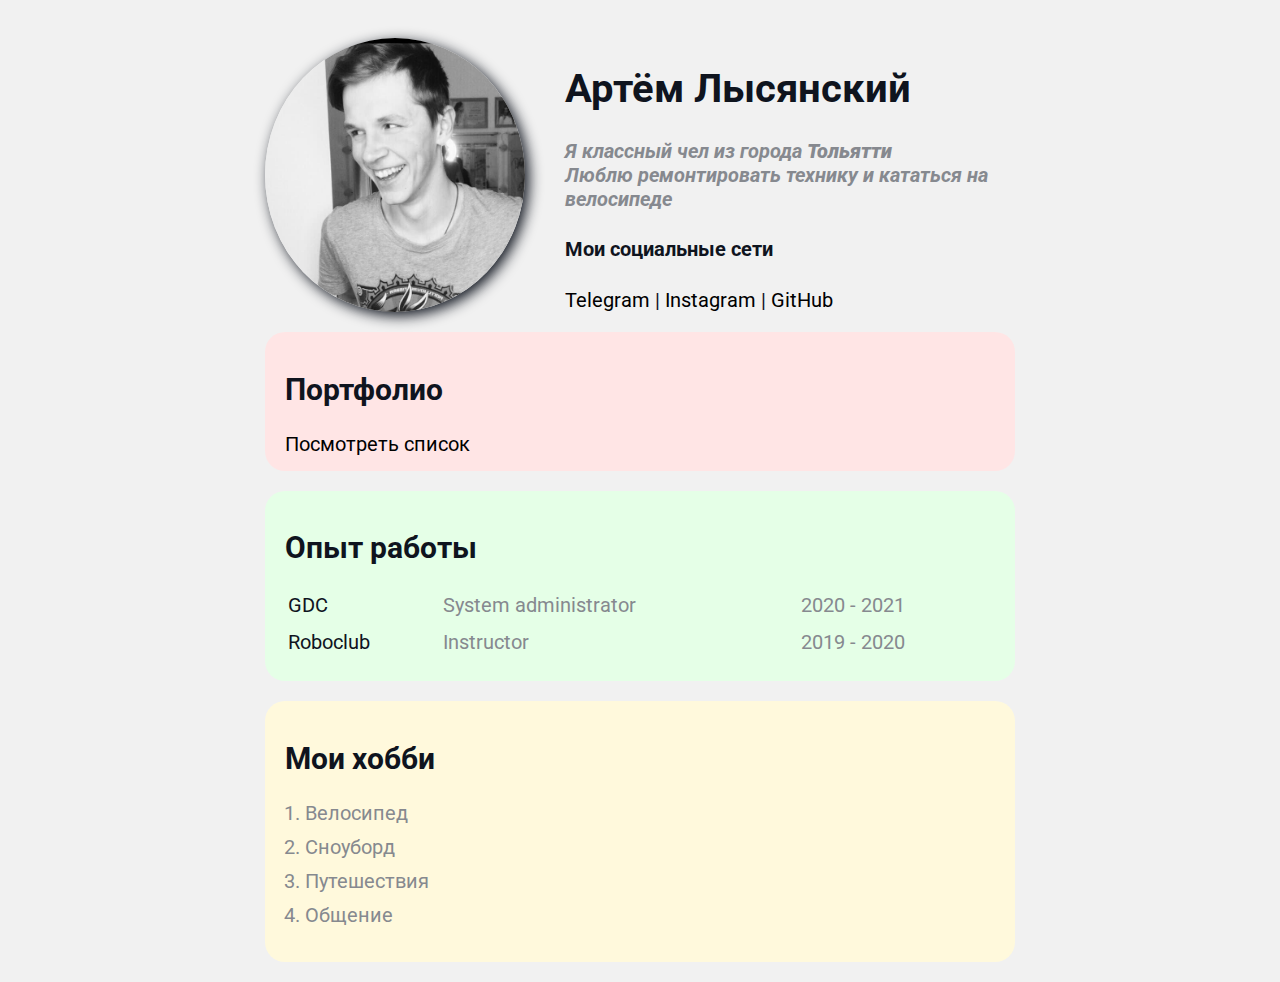
<file: index.html>
<!DOCTYPE html>
<html lang="en">

<head>
    <meta charset="UTF-8">
    <meta http-equiv="X-UA-Compatible" content="IE=edge">
    <meta name="viewport" content="width=device-width, initial-scale=1.0">
    <title>LysyanskyA</title>
    <link rel="stylesheet" href="style.css">
</head>

<body>
    <div class="container">
        <div class="info">
            <img src="ava.jpg" alt="avatar" width="200" class="avatar"></td>
            <div class="info-text">
                <h1>Артём Лысянский</h1>
                <p><em>Я классный чел из города <strong>Тольятти</strong></em></p>
                <p>Люблю ремонтировать технику и кататься на велосипеде</p>

                <h4>Мои социальные сети</h4>

                <a href="https://t.me/la163" target="_blank">Telegram</a>
                |
                <a href="https://www.instagram.com/olololiy" target="_blank">Instagram</a>
                |
                <a href="https://github.com/olololiy" target="_blank">GitHub</a><!-- Тоже своего рода социальная сеть -->
            </div>
        </div>
        <div class="card bg-red">
            <h2>Портфолио</h2>
            <a href="dop.html">Посмотреть список</a>
        </div>
        <div class="card bg-green">
            <h2>Опыт работы</h2>
            <table class="table">

                <tr>
                    <td>GDC</td>
                    <td>System administrator</td>
                    <td>2020 - 2021</td>
                </tr>
                <tr>
                    <td>Roboclub</td>
                    <td>Instructor</td>
                    <td>2019 - 2020</td>
                </tr>
            </table>
        </div>
        <div class="card bg-yellow">
            <h2>Мои хобби</h2>
            <ol class="list">
                <li>Велосипед</li>
                <li>Сноуборд</li>
                <li>Путешествия</li>
                <li>Общение</li>
            </ol>
        </div>

        <!-- <div class="contact">
            <h2>Связаться со мной</h2>

            <form action="/">
                <div class="row">
                    <div class="form-group">
                        <label for="name">Ваше имя</label>
                        <input type="text" id="name" placeholder="Имя">
                    </div>

                    <div class="form-group">
                        <label for="email">Ваш email</label>
                        <input type="email" id="email" placeholder="example@domen.com">
                    </div>
                </div>

                <div class="form-group">
                    <label for="email">Ваше сообщение:</label>

                    <textarea name="" id="" cols="30" rows="10" id='text'></textarea>
                </div>
                <input class="btn" type="submit" value="Отправить(пока не работает)">

            </form>
        </div> -->
    <!-- </div>
    <div class="position">
        <div class="box"></div>
    </div>
    <div style="margin-bottom: 500px;"></div>
    </div> -->
</body>

</html>
</file>
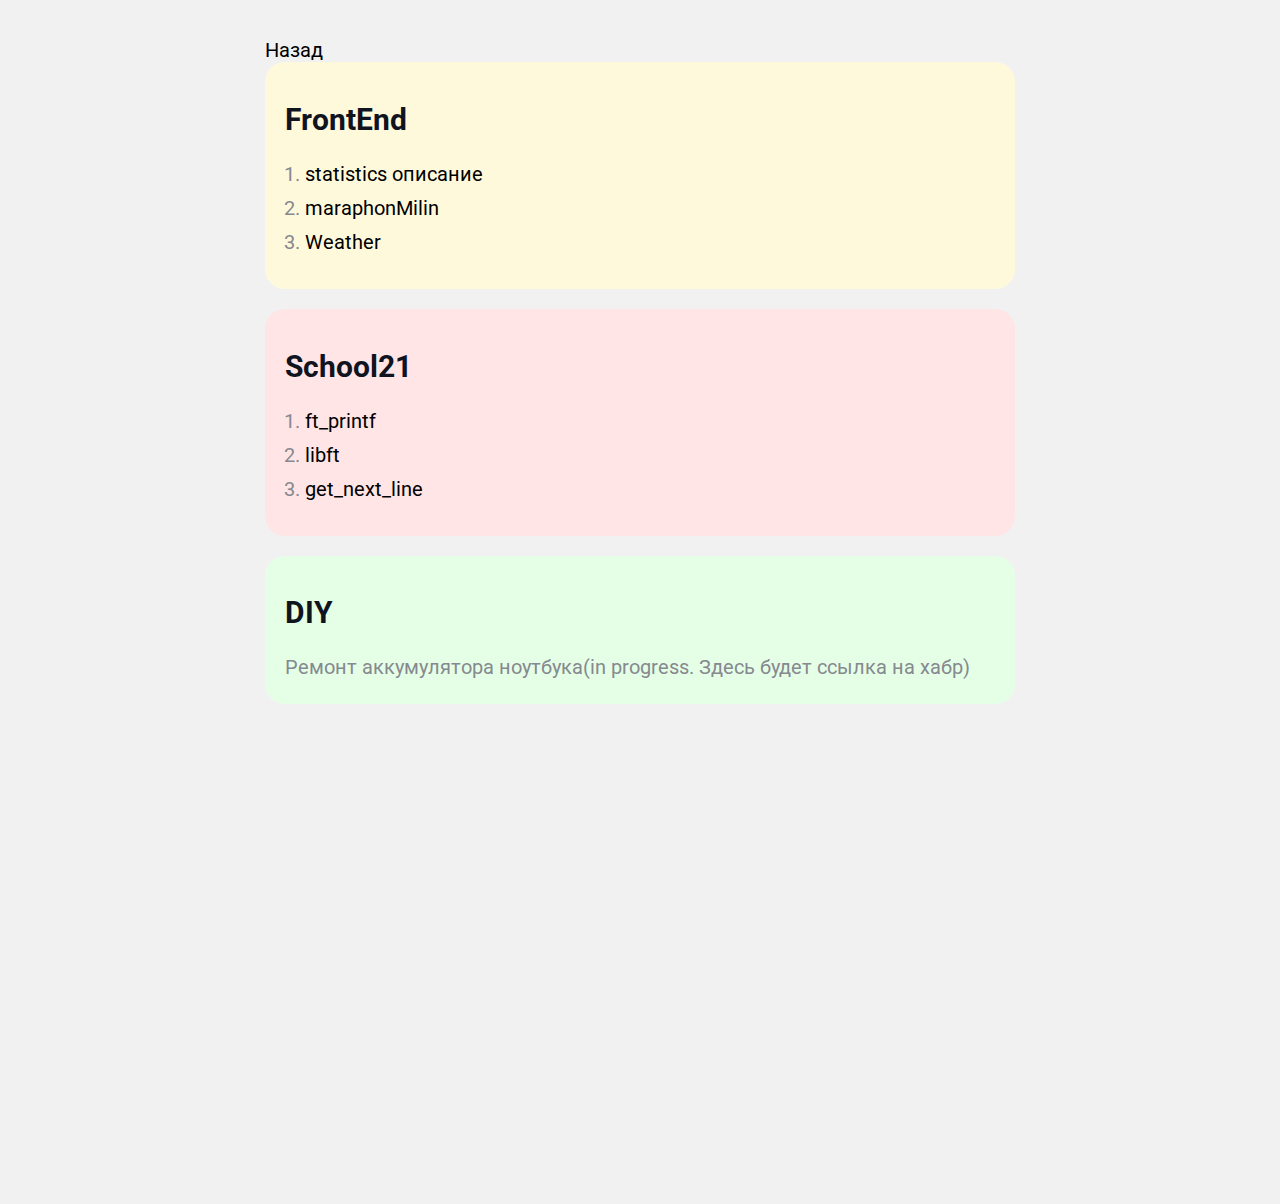
<file: dop.html>
<!DOCTYPE html>
<html lang="en">

<head>
    <meta charset="UTF-8">
    <meta http-equiv="X-UA-Compatible" content="IE=edge">
    <meta name="viewport" content="width=device-width, initial-scale=1.0">
    <title>LysyanskyA</title>
    <link rel="stylesheet" href="style.css">
</head>

<body>
    <div class="container">
        <a href="index.html">Назад</a>
        <div class="card bg-yellow">
            <h2>FrontEnd</h2>
            <ol class="list">
                <li><a href="https://olololiy.github.io/statistics/" target="_blank">statistics</a> <a href="https://github.com/olololiy/statistics/blob/main/README.md?plain=1" target="_blank">описание</a></li>
                <li><a href="https://olololiy.github.io/maraphonMilin/">maraphonMilin</a></li>
                <li><a href="https://olololiy.github.io/Weather/">Weather</a></li>
        </div>
        <div class="card bg-red">
            <h2>School21</h2>
            <ol class="list">
                <li> <a href=" https://github.com/olololiy/ft_printf" target="_blank">ft_printf</a></li>
                <li> <a href="https://github.com/olololiy/libft1" target="_blank">libft</a></li>
                <li> <a href="https://github.com/olololiy/gnl" target="_blank">get_next_line</a></li>
            </ol>
        </div>
        <div class="card bg-green">
            <h2> </h2>
            <table class="table">
                <h2>DIY</h2>
                <div class="diy">
                    Ремонт аккумулятора ноутбука(in progress. Здесь будет ссылка на хабр) 
                </div>
                
            </table>
        </div>
    </div>
    <div class="position">
        <div class="box"></div>
    </div>
    <div style="margin-bottom: 500px;"></div>
    </div>
</body>

</html>
</file>
<file: style.css>
@import url('https://fonts.googleapis.com/css2?family=Roboto&display=swap');

/* *{
    padding: 0;
    margin: 0;
} */

body {
    background-color: #f1f1f1;
    color: #0f141e;

    font-size: 20px;
    font-weight: normal;
    /* font-family: 'Lucida Sans', 'Lucida Sans Regular', 'Lucida Grande', 'Lucida Sans Unicode', Geneva, Verdana, sans-serif; */
    font-family: 'Roboto', sans-serif;
    /* font:normal 16px 'Roborto', sans-serif;*/
}

a {
    color: black;
    text-decoration: none;;
}

a:hover {
    text-decoration: underline;
}

a:active{
    color: blue;
}

a:visited{
    color: grey;
}

.avatar {
    width: 260px;
    border-radius: 50%;
    box-shadow: 4px 4px 14px;
}

.info {
    display: flex;
    margin-bottom: 20px;
}

.info-text {
   
    margin-left: 40px;
}

@media (max-width: 700px) {
    .info {
        text-align: center;
        display: block;
    }
}

.info-text h4 {
    margin-botom: 10px;
}


.info p {
    color: #86898f;
    margin: 0;
    font-style: italic;
    font-weight: bold;
    text-decoration: none;
    /* text-transform: none; */
    /* letter-spacing: 15px; */
    /* word-spacing: 42px; */
}
/* box mode;l */
.container {
    max-width: 750px;
    margin: auto;
    padding-top: 30px;

}

/* .social {
    background: green;
    padding: 15px 40px;
    border: 5px solid red;
    margin: 20px;
} */

/* .box-model > div {
    float: left;
    background: #000;
    height: 200px;
    width: 25%;
    border: 4px solid red;
    box-sizing: border-box;
} */

.bg-yellow{
    background-color: #fff9dc;
}

.bg-green{
    background-color: #e5ffe7;
}

.bg-red{
    background-color: #ffe5e5;
}



.card {
    padding: 15px 20px;
    margin-bottom: 20px;
    border-radius: 20px;
}

.card h2 {
    margin-bottom: px;
}

.diy {
    color: #86898f;
    margin-bottom: 10px;
}

.list {
    padding: 0 20px;
}

.list li {
    color: #86898f;
    margin-bottom: 10px;
}

.table {
    width: 100%;
}

.table td {
    padding-bottom: 10px;
}

.table td:nth-child(2),
.table td:nth-child(3){
    color:  #86898f;
}

.contact h2 {
    text-align: center;
}

.form-group label {
    display: block;
    font-size: 14px;
    color: #86898f;
}

.form-group input,
.form-group textarea {
    width: 100%;
    box-sizing: border-box;
    border: none;
    /* background: transparent; */
    border-bottom: 1px solid #ccc;
    color: black;
    padding: 15px 0 10px;
    outline: none;
    font-family: inherit;
}

.row {
    display: flex;
    margin-bottom: 20px;
}

.row > .form-group {
    width: 50%;
    margin-right: 20px;
}

.row > .form-group:last-child {
    margin-right: 0;
}

.btn {
    background: #111;
    padding: 15px 20px;
    color: #fff;
    border: none;
    font-family: inherit;
    cursor: pointer;
}
.btn:hover {
    opacity: 0.9;
}
/* position */

/* .position {
    position: relative;
    border: 4px solid black;
    margin-top: 40px;
    padding: 20px;
    height: 300px;
}

.box {
    position: fixed;
    top: 0;
    left: 0px;
    /* bottom: 150px;
    left: 0px; */
    /* width: 100%; */
    /* height: 50px;
    background: lightcoral;
}
 */
</file>
